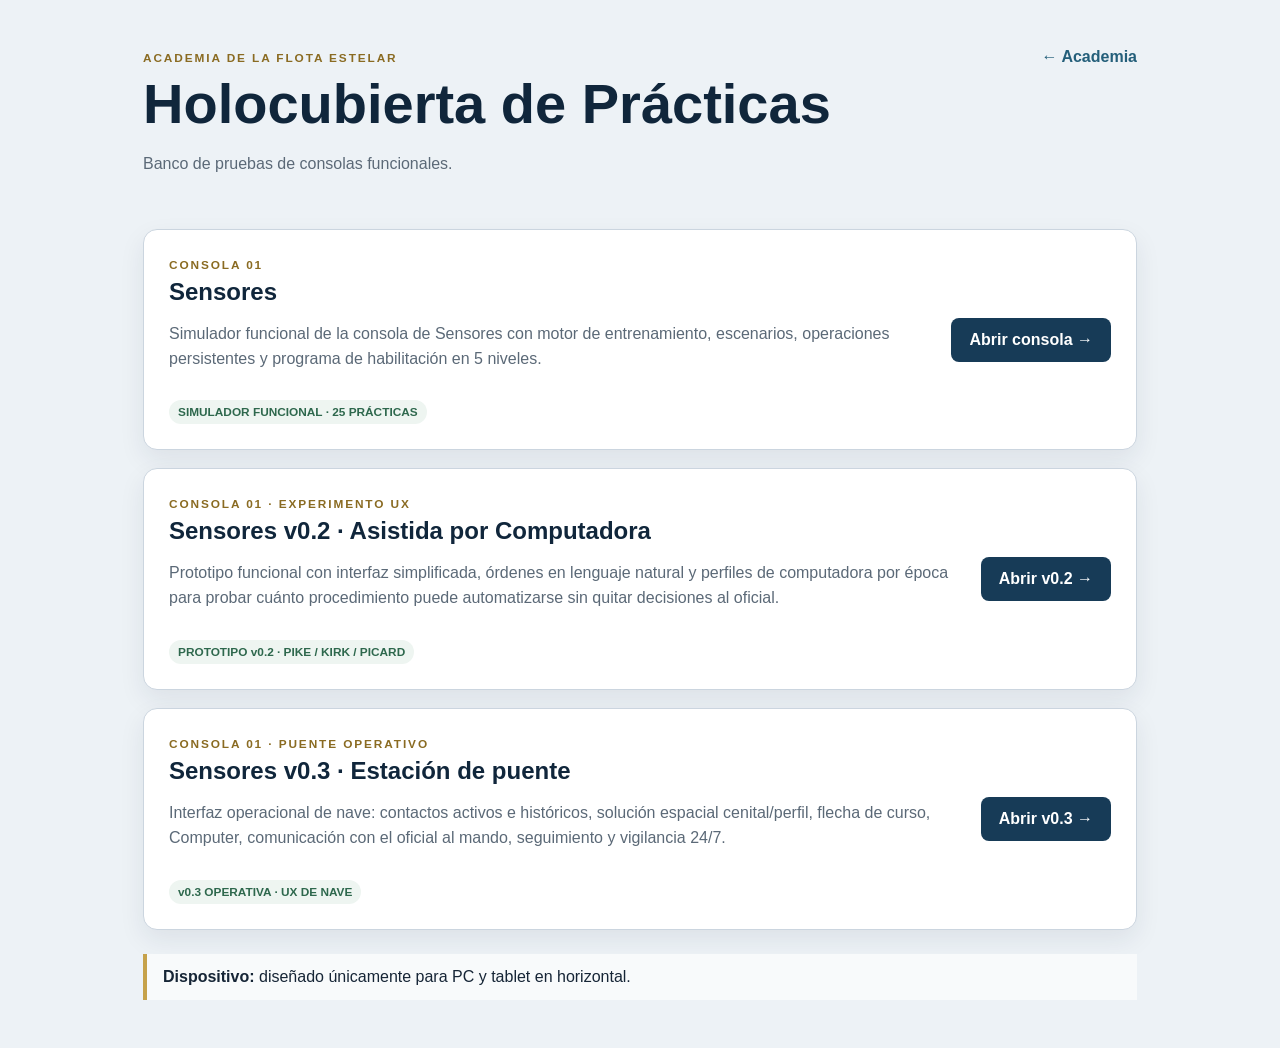
<file: holodeck/index.html>
<!doctype html>
<html lang="es">
<head>
<meta charset="utf-8"><meta name="viewport" content="width=device-width,initial-scale=1">
<title>Holocubierta de Prácticas · Academia Flota Estelar</title>
<style>
:root{font-family:Segoe UI,Arial,sans-serif;color:#162536;background:#edf2f6}*{box-sizing:border-box}body{margin:0}
main{max-width:1050px;margin:auto;padding:48px 28px}a{color:#245f7a;text-decoration:none;font-weight:700}
.top{display:flex;align-items:flex-start;justify-content:space-between;gap:24px;margin-bottom:36px}.overline{font-size:.74rem;letter-spacing:.16em;font-weight:900;color:#8a6b22}
h1{font-size:clamp(2.1rem,5vw,3.5rem);margin:5px 0 10px;color:#10263b}p{color:#5b6977;line-height:1.55}
.card{display:grid;grid-template-columns:1fr auto;align-items:center;gap:24px;background:#fff;border:1px solid #cbd5df;border-radius:14px;padding:25px;box-shadow:0 10px 26px rgba(24,43,60,.08)}
.card h2{margin:5px 0 8px;color:#10263b}.button{display:inline-block;background:#173b57;color:#fff;padding:13px 18px;border-radius:8px}
.badge{display:inline-block;margin-top:13px;padding:5px 9px;border-radius:999px;background:#eef5f1;color:#2e684d;font-size:.74rem;font-weight:800}
.note{margin-top:24px;padding:14px 16px;background:#f8fafb;border-left:4px solid #c6a24b}
@media(max-width:680px){.top,.card{display:block}.button{margin-top:18px}}
</style>
</head>
<body><main>
<div class="top"><div><span class="overline">ACADEMIA DE LA FLOTA ESTELAR</span><h1>Holocubierta de Prácticas</h1><p>Banco de pruebas de consolas funcionales.</p></div><a href="../">← Academia</a></div>
<section class="card"><div><span class="overline">CONSOLA 01</span><h2>Sensores</h2><p>Simulador funcional de la consola de Sensores con motor de entrenamiento, escenarios, operaciones persistentes y programa de habilitación en 5 niveles.</p><span class="badge">SIMULADOR FUNCIONAL · 25 PRÁCTICAS</span></div><a class="button" href="./sensors/">Abrir consola →</a></section>
<section class="card" style="margin-top:18px"><div><span class="overline">CONSOLA 01 · EXPERIMENTO UX</span><h2>Sensores v0.2 · Asistida por Computadora</h2><p>Prototipo funcional con interfaz simplificada, órdenes en lenguaje natural y perfiles de computadora por época para probar cuánto procedimiento puede automatizarse sin quitar decisiones al oficial.</p><span class="badge">PROTOTIPO v0.2 · PIKE / KIRK / PICARD</span></div><a class="button" href="./sensors-v02/">Abrir v0.2 →</a></section>
<section class="card" style="margin-top:18px"><div><span class="overline">CONSOLA 01 · PUENTE OPERATIVO</span><h2>Sensores v0.3 · Estación de puente</h2><p>Interfaz operacional de nave: contactos activos e históricos, solución espacial cenital/perfil, flecha de curso, Computer, comunicación con el oficial al mando, seguimiento y vigilancia 24/7.</p><span class="badge">v0.3 OPERATIVA · UX DE NAVE</span></div><a class="button" href="./sensors-v03/">Abrir v0.3 →</a></section>
<div class="note"><strong>Dispositivo:</strong> diseñado únicamente para PC y tablet en horizontal.</div>
</main></body></html>
</file>
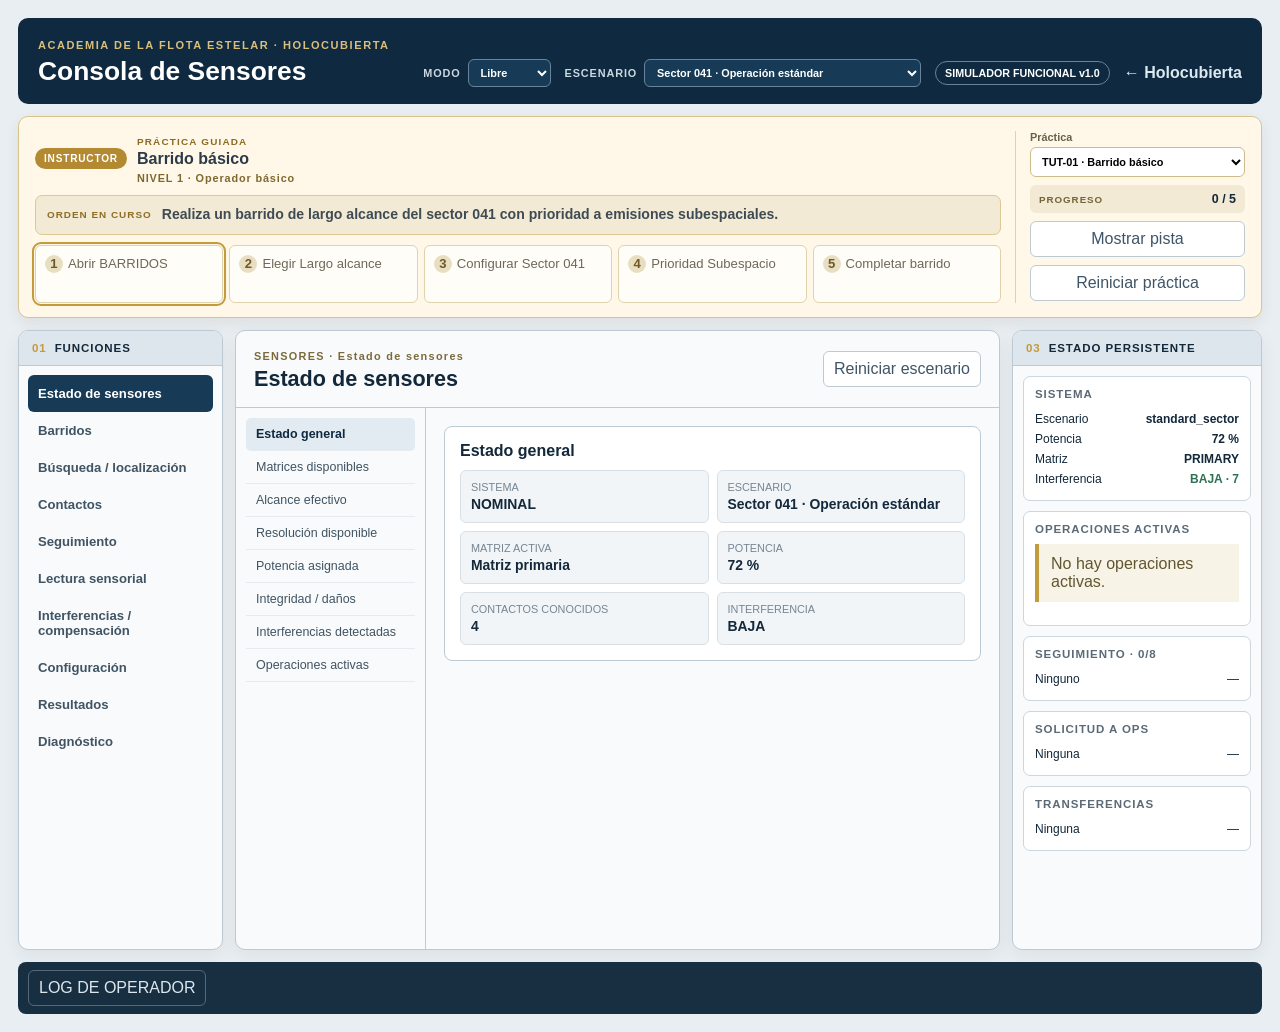
<file: holodeck/sensors/index.html>
<!doctype html>
<html lang="es">
<head>
<meta charset="utf-8"><meta name="viewport" content="width=device-width,initial-scale=1">
<title>Sensores · Holocubierta</title>
<link rel="stylesheet" href="./sensors.css">
</head>
<body>
<div id="device-blocker" class="device-blocker">
  <div><strong>Consola no disponible en este formato</strong><p>Utiliza un PC o una tablet en horizontal.</p></div>
</div>
<div id="app" class="console-shell">
<header class="console-header">
  <div><span class="eyebrow">ACADEMIA DE LA FLOTA ESTELAR · HOLOCUBIERTA</span><h1>Consola de Sensores</h1></div>
  <div class="header-actions">
    <label class="mode-control">MODO
      <select id="mode-select" aria-label="Modo de simulación">
        <option value="free">Libre</option>
        <option value="teacher">Profesor</option>
      </select>
    </label>
    <label class="mode-control">ESCENARIO
      <select id="scenario-select" aria-label="Escenario de simulación"></select>
    </label>
    <span class="prototype">SIMULADOR FUNCIONAL v1.0</span>
    <a href="../">← Holocubierta</a>
  </div>
</header>
<section id="teacher-panel" class="teacher-panel" hidden>
  <div class="teacher-main">
    <div class="teacher-heading">
      <span class="teacher-badge">INSTRUCTOR</span>
      <div><small id="teacher-kicker">PRÁCTICA GUIADA</small><h2 id="teacher-title">Modo profesor</h2><span id="teacher-level-label" class="teacher-level-label"></span></div>
    </div>
    <section id="teacher-order" class="teacher-order" hidden>
      <div class="teacher-order-head"><span>ORDEN RECIBIDA</span><strong id="teacher-order-source">INSTRUCTOR</strong></div>
      <blockquote id="teacher-order-text"></blockquote>
      <p id="teacher-order-note"></p>
      <button id="teacher-order-ack" class="action">Orden recibida · Proceder</button>
    </section>
    <div id="teacher-order-summary" class="teacher-order-summary" hidden>
      <small>ORDEN EN CURSO</small><span id="teacher-order-summary-text"></span>
    </div>
    <p id="teacher-objective"></p>
    <ol id="teacher-steps" class="teacher-steps"></ol>
    <section id="teacher-explanation" class="teacher-explanation">
      <div class="teacher-explanation-head">
        <span id="teacher-explanation-kicker">PASO ACTUAL</span>
        <strong id="teacher-explanation-title"></strong>
      </div>
      <div class="teacher-explanation-grid">
        <div><small>QUÉ ESTÁS HACIENDO</small><p id="teacher-explanation-what"></p></div>
        <div><small>POR QUÉ</small><p id="teacher-explanation-why"></p></div>
        <div><small>QUÉ EFECTO TIENE</small><p id="teacher-explanation-effect"></p></div>
      </div>
      <div class="teacher-concept"><small>CONCEPTO CLAVE</small><strong id="teacher-explanation-concept"></strong></div>
    </section>
    <div id="teacher-feedback" class="teacher-feedback" hidden></div>
  </div>
  <aside class="teacher-controls">
    <label>Práctica
      <select id="tutorial-select"></select>
    </label>
    <div class="teacher-progress"><span>PROGRESO</span><strong id="teacher-progress">0 / 0</strong></div>
    <button id="teacher-hint" class="ghost">Mostrar pista</button>
    <button id="teacher-reset" class="ghost">Reiniciar práctica</button>
    <div id="teacher-hint-text" class="teacher-hint" hidden></div>
  </aside>
</section>
<div class="console-grid">
  <aside class="panel primary-panel">
    <div class="panel-title"><span>01</span><strong>FUNCIONES</strong></div>
    <nav id="primary-nav"></nav>
  </aside>
  <main class="panel workspace-panel">
    <div class="workspace-head"><div><span id="workspace-kicker">SENSORES</span><h2 id="workspace-title">Estado de sensores</h2></div><button id="reset-sim" class="ghost">Reiniciar escenario</button></div>
    <div class="workspace-body">
      <aside id="secondary-nav" class="secondary-nav"></aside>
      <section id="workspace-content" class="workspace-content"></section>
    </div>
  </main>
  <aside class="panel status-panel">
    <div class="panel-title"><span>03</span><strong>ESTADO PERSISTENTE</strong></div>
    <div id="persistent-status"></div>
  </aside>
</div>
<footer class="operator-log">
  <div class="log-actions">
    <button id="toggle-log" class="ghost">LOG DE OPERADOR</button>
    <button id="copy-exercise-log" class="ghost developer-log-button" hidden>COPIAR LOG DEL EJERCICIO</button>
    <span id="copy-log-status" class="copy-log-status" aria-live="polite"></span>
  </div>
  <div id="log-panel" hidden><div id="log-list"></div></div>
</footer>
</div>
<script type="module" src="./app.js"></script>
</body>
</html>
</file>
<file: holodeck/sensors/sensors.css>
:root{--bg:#e9eef2;--panel:#f8fafb;--line:#bdc9d3;--ink:#13283a;--muted:#687783;--navy:#173b57;--navy2:#0f2a40;--gold:#c39a3c;--ok:#2f7253;--warn:#a46b19;--bad:#963f3f;--soft:#edf3f6;font-family:Segoe UI,Arial,sans-serif}
*{box-sizing:border-box}html,body{margin:0;min-height:100%;background:var(--bg);color:var(--ink)}button,input,select{font:inherit}
.console-shell{min-width:900px;min-height:100vh;padding:18px;display:grid;grid-template-rows:auto 1fr auto;gap:12px}
.console-header{display:flex;justify-content:space-between;align-items:flex-end;background:var(--navy2);color:#fff;padding:17px 20px;border-radius:10px}
.console-header h1{margin:3px 0 0;font-size:1.65rem}.eyebrow{font-size:.69rem;letter-spacing:.14em;font-weight:900;color:#d9bf7a}
.header-actions{display:flex;align-items:center;gap:14px}.header-actions a{color:#dce9f1;text-decoration:none;font-weight:700}.prototype{border:1px solid #698399;border-radius:999px;padding:5px 9px;font-size:.67rem;font-weight:800}
.console-grid{display:grid;grid-template-columns:205px minmax(520px,1fr) 250px;gap:12px;min-height:620px}
.panel{background:var(--panel);border:1px solid var(--line);border-radius:10px;overflow:hidden;box-shadow:0 6px 18px rgba(16,38,55,.06)}
.panel-title{display:flex;gap:8px;align-items:center;padding:11px 13px;background:#dde6ec;border-bottom:1px solid var(--line);font-size:.72rem;letter-spacing:.08em}.panel-title span{color:var(--gold);font-weight:900}
.primary-panel nav{padding:9px}.primary-button,.secondary-button{width:100%;border:0;background:transparent;text-align:left;cursor:pointer;color:#405463}
.primary-button{padding:11px 10px;border-radius:6px;font-size:.82rem;font-weight:750}.primary-button:hover{background:#eaf0f4}.primary-button.active{background:var(--navy);color:#fff}
.workspace-panel{display:grid;grid-template-rows:auto 1fr}.workspace-head{display:flex;justify-content:space-between;align-items:center;padding:15px 18px;border-bottom:1px solid var(--line)}.workspace-head span{font-size:.68rem;letter-spacing:.12em;color:#7b6a3b;font-weight:900}.workspace-head h2{margin:2px 0 0;font-size:1.35rem}
.workspace-body{display:grid;grid-template-columns:190px 1fr;min-height:0}.secondary-nav{padding:10px;border-right:1px solid var(--line);overflow:auto}.secondary-button{padding:9px 10px;border-bottom:1px solid #e6ebef;font-size:.78rem}.secondary-button.active{background:#e1ebf1;color:var(--navy2);font-weight:800;border-radius:5px}
.workspace-content{padding:18px;overflow:auto}.ghost{border:1px solid var(--line);background:#fff;color:#3f5567;border-radius:6px;padding:8px 10px;cursor:pointer}.ghost:hover{background:#eef3f6}
.card{border:1px solid var(--line);background:#fff;border-radius:8px;padding:15px;margin-bottom:13px}.card h3{margin:0 0 10px;font-size:1rem}.card p{color:var(--muted);line-height:1.5;margin:7px 0}
.data-grid{display:grid;grid-template-columns:repeat(2,minmax(0,1fr));gap:8px}.datum{background:#f1f5f7;border:1px solid #d8e0e5;border-radius:6px;padding:10px}.datum small{display:block;color:#778693;font-size:.68rem;text-transform:uppercase}.datum strong{display:block;margin-top:3px;font-size:.87rem}
.action-grid{display:flex;flex-wrap:wrap;gap:8px;margin-top:12px}.action{border:0;background:var(--navy);color:#fff;border-radius:6px;padding:9px 11px;font-weight:750;font-size:.75rem;cursor:pointer}.action.secondary{background:#f4f7f9;color:var(--navy);border:1px solid #6f8798;box-shadow:inset 0 0 0 1px rgba(255,255,255,.55)}
.action.secondary:hover{background:#e6eef3;border-color:var(--navy)}
.action.secondary:active{transform:translateY(1px)}
.action:disabled,.action.secondary:disabled{opacity:.38;cursor:not-allowed;filter:grayscale(.45);box-shadow:none}.action.warn{background:#8c6527}.action.danger{background:#884040}.action:disabled{opacity:.42;cursor:not-allowed}
.contact-list{display:grid;gap:7px}.contact-row{display:grid;grid-template-columns:70px 1fr auto;gap:10px;align-items:center;border:1px solid #d5dfe6;background:#fff;padding:10px;border-radius:6px;cursor:pointer}.contact-row:hover,.contact-row.active{border-color:#6c879a;background:#eef4f7}.contact-row small{color:var(--muted)}
.form-grid{display:grid;grid-template-columns:repeat(2,minmax(0,1fr));gap:11px}.field label{display:block;font-size:.7rem;font-weight:800;color:#61717d;margin-bottom:4px}.field select,.field input{width:100%;padding:9px;border:1px solid #bdcbd5;border-radius:6px;background:#fff}
.status-panel{padding-bottom:12px}.status-card{margin:10px 10px 0;border:1px solid #cbd6de;border-radius:7px;padding:11px;background:#fff}.status-card h3{font-size:.72rem;letter-spacing:.08em;margin:0 0 9px;color:#5b6a76}.status-line{display:flex;justify-content:space-between;gap:8px;font-size:.75rem;padding:3px 0}.status-value.ok{color:var(--ok);font-weight:800}.status-value.warn{color:var(--warn);font-weight:800}
.progress{height:7px;background:#e2e8ec;border-radius:999px;overflow:hidden;margin-top:7px}.progress span{display:block;height:100%;background:#436e86}.status-link{width:100%;text-align:left;border:0;background:#eff4f7;margin-top:6px;padding:7px;border-radius:5px;cursor:pointer;color:#274a61;font-size:.73rem}
.operator-log{background:#182f42;border-radius:8px;color:#dce7ed;padding:8px 10px}.operator-log .ghost{background:transparent;color:#dce7ed;border-color:#536a7b}.operator-log #log-panel{max-height:170px;overflow:auto;margin-top:7px;border-top:1px solid #40586a;padding-top:6px}.log-entry{font-family:Consolas,monospace;font-size:.68rem;padding:2px 0;color:#c7d5de}
.notice{padding:11px 12px;border-left:4px solid var(--gold);background:#f7f3e7;color:#625630;margin-bottom:12px}.success{border-left-color:var(--ok);background:#eef6f2;color:#285741}.danger-note{border-left-color:var(--bad);background:#f8eeee;color:#763737}
.device-blocker{display:none;position:fixed;inset:0;z-index:99;background:#10283b;color:#fff;align-items:center;justify-content:center;text-align:center;padding:28px}.device-blocker strong{display:block;font-size:1.35rem}.device-blocker p{color:#c8d7e0}
@media (orientation:portrait),(max-width:899px){.device-blocker{display:flex}.console-shell{display:none}}

.mode-control{display:flex;align-items:center;gap:7px;font-size:.68rem;font-weight:900;letter-spacing:.08em;color:#cbd8e0}.mode-control select{border:1px solid #698399;background:#173b57;color:#fff;border-radius:6px;padding:6px 8px;font-weight:800}
.teacher-panel{display:grid;grid-template-columns:minmax(0,1fr) 230px;gap:14px;background:#fff8e8;border:1px solid #d8c48b;border-radius:10px;padding:14px 16px;box-shadow:0 5px 14px rgba(74,55,15,.08)}
.teacher-heading{display:flex;gap:10px;align-items:center}.teacher-heading h2{margin:1px 0 0;font-size:1rem;color:#2c3b47}.teacher-heading small{font-size:.62rem;letter-spacing:.12em;font-weight:900;color:#8b6b24}.teacher-badge{background:#b38931;color:#fff;border-radius:999px;padding:5px 9px;font-size:.63rem;font-weight:900;letter-spacing:.08em}.teacher-main>p{margin:8px 0 10px;color:#5f5a4b;font-size:.94rem;line-height:1.55}
.teacher-steps{display:grid;grid-template-columns:repeat(5,minmax(0,1fr));gap:6px;list-style:none;padding:0;margin:0;counter-reset:teacher}.teacher-step{counter-increment:teacher;border:1px solid #dfd2ad;background:#fffdf7;border-radius:6px;padding:9px;font-size:.82rem;line-height:1.35;color:#6d685a;min-height:58px}.teacher-step:before{content:counter(teacher);display:inline-grid;place-items:center;width:18px;height:18px;margin-right:5px;border-radius:50%;background:#e8dec2;color:#6f5a25;font-weight:900}.teacher-step.done{border-color:#98bba8;background:#f0f8f3;color:#2f6046}.teacher-step.done:before{content:"✓";background:#3f7d5d;color:#fff}.teacher-step.current{outline:2px solid #c39a3c;outline-offset:1px}
.teacher-controls{border-left:1px solid #dfd2ad;padding-left:14px;display:grid;gap:8px;align-content:start}.teacher-controls label{font-size:.68rem;font-weight:900;color:#6a6047}.teacher-controls select{width:100%;margin-top:4px;padding:7px;border:1px solid #cdbb89;border-radius:6px;background:#fff}.teacher-progress{display:flex;justify-content:space-between;align-items:center;padding:7px 9px;background:#f2ead4;border-radius:6px}.teacher-progress span{font-size:.61rem;letter-spacing:.1em;font-weight:900;color:#756439}.teacher-progress strong{font-size:.78rem}.teacher-hint{font-size:.84rem;line-height:1.5;padding:8px;background:#fff;border:1px dashed #cdbb89;border-radius:6px;color:#645a42}.teacher-feedback{margin-top:9px;padding:10px 12px;border-left:4px solid #3f7d5d;background:#eef7f2;color:#2b5a42;font-size:.88rem;line-height:1.5;font-weight:700}
@media(max-width:1100px){.teacher-steps{grid-template-columns:repeat(3,minmax(0,1fr))}}
@media (orientation:portrait),(max-width:899px){.teacher-panel{display:none!important}}

.teacher-explanation{margin-top:12px;padding:12px 14px;background:#fffdf7;border:1px solid #d8c48b;border-radius:8px;box-shadow:inset 0 0 0 1px rgba(195,154,60,.08)}
.teacher-explanation-head{display:flex;align-items:baseline;gap:10px;padding-bottom:8px;border-bottom:1px solid #eadfbe}.teacher-explanation-head span{font-size:.62rem;font-weight:900;letter-spacing:.11em;color:#9a772d}.teacher-explanation-head strong{font-size:1.02rem;color:#263b4b}
.teacher-explanation-grid{display:grid;grid-template-columns:repeat(3,minmax(0,1fr));gap:14px;padding-top:10px}.teacher-explanation-grid>div{padding-right:12px;border-right:1px solid #eee3c4}.teacher-explanation-grid>div:last-child{border-right:0;padding-right:0}.teacher-explanation-grid small,.teacher-concept small{display:block;font-size:.68rem;letter-spacing:.1em;font-weight:900;color:#8b6b24;margin-bottom:5px}.teacher-explanation-grid p{margin:0;color:#4f5961;font-size:.9rem;line-height:1.58}
.teacher-concept{display:flex;gap:10px;align-items:center;margin-top:10px;padding:8px 10px;background:#f4ecd6;border-radius:6px}.teacher-concept small{margin:0;white-space:nowrap}.teacher-concept strong{font-size:.9rem;color:#4d432b}
@media(max-width:1100px){.teacher-explanation-grid{grid-template-columns:1fr}.teacher-explanation-grid>div{border-right:0;border-bottom:1px solid #eee3c4;padding:0 0 8px}.teacher-explanation-grid>div:last-child{border-bottom:0}}

.teacher-order{margin:10px 0 4px;padding:14px 16px;background:#fffaf0;border:1px solid #ceb875;border-left:5px solid #a77f27;border-radius:8px}
.teacher-order-head{display:flex;justify-content:space-between;align-items:center;gap:12px;margin-bottom:8px}.teacher-order-head span{font-size:.68rem;letter-spacing:.12em;font-weight:900;color:#9a772d}.teacher-order-head strong{font-size:.76rem;color:#52606b}
.teacher-order blockquote{margin:0;padding:12px 14px;background:#f5ecd3;border-radius:6px;color:#263b4b;font-size:1rem;line-height:1.55;font-weight:700}
.teacher-order p{margin:9px 0 11px;color:#5f5a4b;font-size:.84rem;line-height:1.5}
.teacher-order .action{font-size:.82rem;padding:10px 13px}

.console-grid.teacher-locked{pointer-events:none;opacity:.58;filter:saturate(.65)}

.teacher-level-label{display:inline-block;margin-top:4px;font-size:.68rem;font-weight:900;letter-spacing:.08em;color:#7e682f}
.teacher-order-summary{display:flex;align-items:center;gap:10px;margin:9px 0 10px;padding:9px 11px;background:#f2ead4;border:1px solid #dcc995;border-radius:7px}
.teacher-order-summary small{font-size:.62rem;font-weight:900;letter-spacing:.1em;color:#8e6e27;white-space:nowrap}
.teacher-order-summary span{font-size:.88rem;line-height:1.4;color:#3f4b54;font-weight:700}
.teacher-panel.guidance-reduced .teacher-explanation-grid>div:first-child{display:none}
.teacher-panel.guidance-reduced .teacher-explanation-grid{grid-template-columns:repeat(2,minmax(0,1fr))}
.teacher-panel.guidance-evaluation:not(.practice-complete) .teacher-feedback{display:none}
.teacher-panel.guidance-evaluation.practice-complete .teacher-steps{display:grid!important}
.teacher-panel.guidance-evaluation.practice-complete .teacher-explanation{display:block!important}
.contact-row .action{padding:6px 8px;font-size:.68rem;margin-left:4px}
.workspace-content .notice.success{border-left-color:var(--ok);background:#eef6f2;color:#285741}

.log-actions{display:flex;align-items:center;gap:8px;flex-wrap:wrap}
.developer-log-button{border-color:#a77f27!important;color:#7a5b18!important;background:#fff8e8!important;font-weight:900;letter-spacing:.04em}
.copy-log-status{font-size:.74rem;font-weight:800;color:#3f7d5d;min-height:1em}

.result-contact-selectable{cursor:pointer}
.result-contact-selectable:hover{border-color:#315f78;background:#eaf3f7}
.result-contact-nonselectable{cursor:default;opacity:.72}
.result-contact-nonselectable:hover{border-color:#d5dfe6;background:#fff}
</file>
